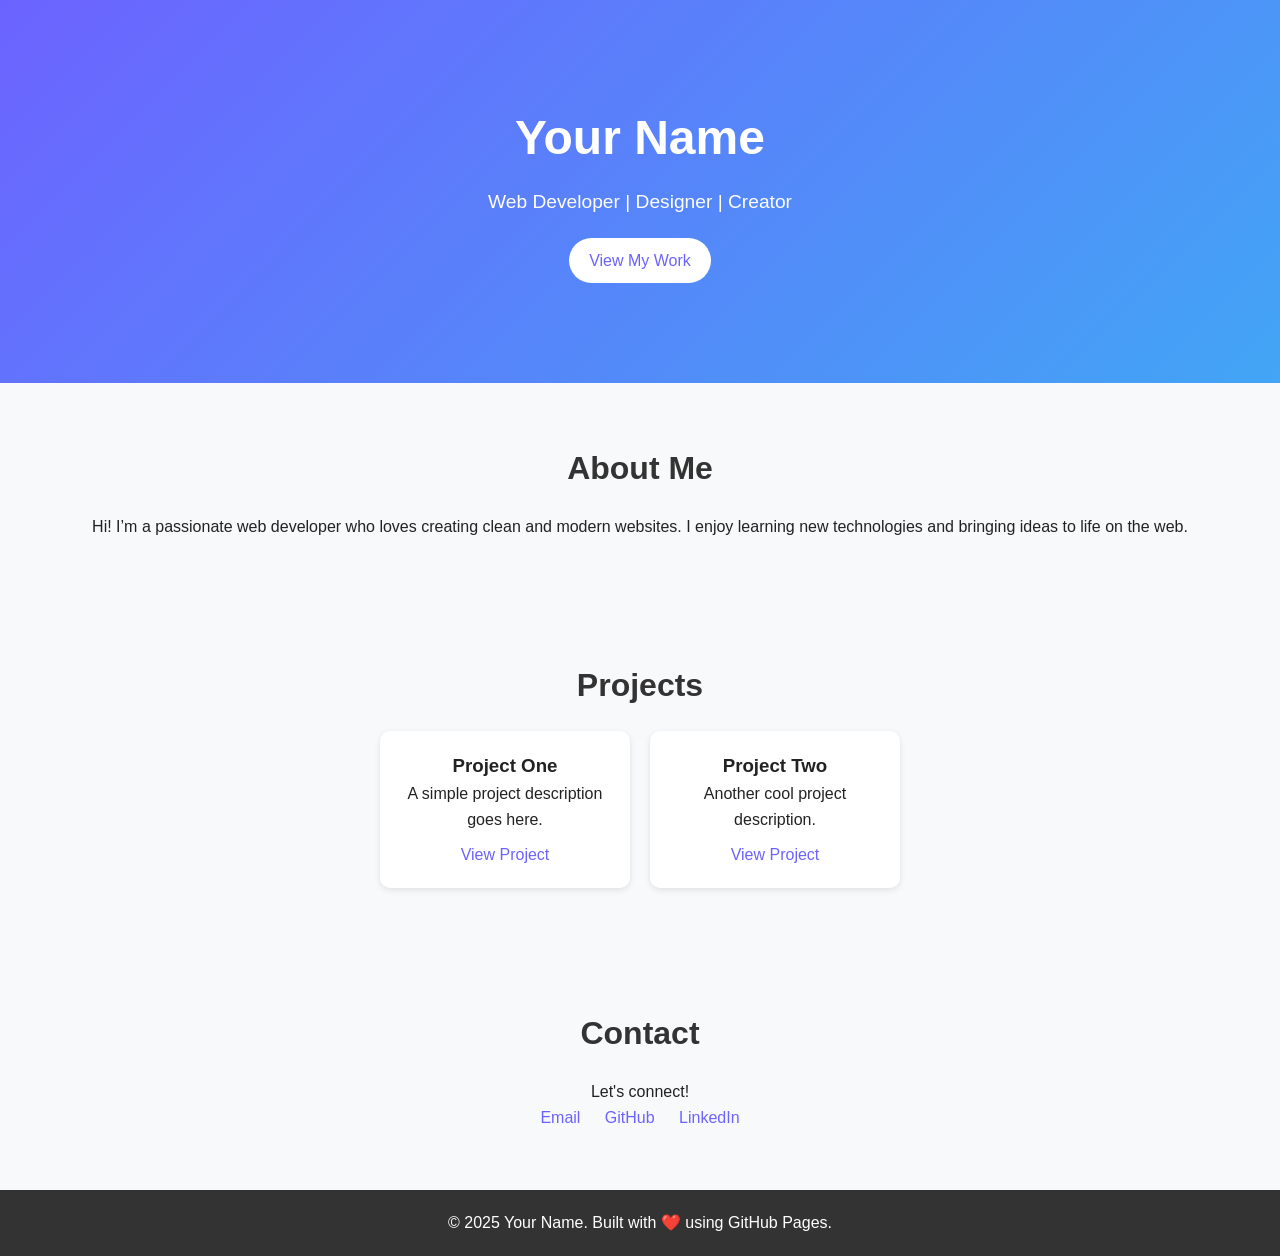
<file: index.html>
<!DOCTYPE html>
<html lang="en">
<head>

<!-- Google tag (gtag.js) -->
<script async src="https://www.googletagmanager.com/gtag/js?id=G-S8X3N943GV"></script>
<script>
  window.dataLayer = window.dataLayer || [];
  function gtag(){dataLayer.push(arguments);}
  gtag('js', new Date());
  gtag('config', 'G-S8X3N943GV');
</script>

<!-- Google Tag Manager -->
<script>(function(w,d,s,l,i){w[l]=w[l]||[];w[l].push({'gtm.start':
new Date().getTime(),event:'gtm.js'});var f=d.getElementsByTagName(s)[0],
j=d.createElement(s),dl=l!='dataLayer'?'&l='+l:'';j.async=true;j.src=
'https://www.googletagmanager.com/gtm.js?id='+i+dl;f.parentNode.insertBefore(j,f);
})(window,document,'script','dataLayer','GTM-MTZWJL5S');</script>
<!-- End Google Tag Manager -->


  <meta charset="UTF-8" />
  <meta name="viewport" content="width=device-width, initial-scale=1.0" />
  <title>Ankit Satpute</title>
  <link rel="stylesheet" href="style.css" />
</head>
<body>

  <!-- Google Tag Manager (noscript) -->
<noscript><iframe src="https://www.googletagmanager.com/ns.html?id=GTM-MTZWJL5S"
height="0" width="0" style="display:none;visibility:hidden"></iframe></noscript>
<!-- End Google Tag Manager (noscript) -->

  <header>
    <h1>Your Name</h1>
    <p>Web Developer | Designer | Creator</p>
    <a href="#projects" class="btn">View My Work</a>
  </header>

  <section id="about">
    <h2>About Me</h2>
    <p>
      Hi! I’m a passionate web developer who loves creating clean and modern websites.
      I enjoy learning new technologies and bringing ideas to life on the web.
    </p>
  </section>

  <section id="projects">
    <h2>Projects</h2>
    <div class="projects">
      <div class="project-card">
        <h3>Project One</h3>
        <p>A simple project description goes here.</p>
        <a href="#" target="_blank">View Project</a>
      </div>
      <div class="project-card">
        <h3>Project Two</h3>
        <p>Another cool project description.</p>
        <a href="#" target="_blank">View Project</a>
      </div>
    </div>
  </section>

  <section id="contact">
    <h2>Contact</h2>
    <p>Let's connect!</p>
    <div class="socials">
      <a href="mailto:yourname@email.com">Email</a>
      <a href="https://github.com/yourusername" target="_blank">GitHub</a>
      <a href="https://linkedin.com/in/yourusername" target="_blank">LinkedIn</a>
    </div>
  </section>

  <footer>
    <p>© 2025 Your Name. Built with ❤️ using GitHub Pages.</p>
  </footer>

  <script src="script.js"></script>
</body>
</html>
</file>
<file: style.css>
/* Basic reset */
* {
  margin: 0;
  padding: 0;
  box-sizing: border-box;
}

body {
  font-family: 'Arial', sans-serif;
  color: #222;
  background: #f8f9fa;
  line-height: 1.6;
}

/* Header / Hero Section */
header {
  text-align: center;
  padding: 100px 20px;
  background: linear-gradient(135deg, #6c63ff, #42a5f5);
  color: white;
}

header h1 {
  font-size: 3rem;
}

header p {
  margin: 10px 0 20px;
  font-size: 1.2rem;
}

.btn {
  display: inline-block;
  padding: 10px 20px;
  background: white;
  color: #6c63ff;
  text-decoration: none;
  border-radius: 25px;
  transition: background 0.3s ease;
}

.btn:hover {
  background: #ddd;
}

/* Sections */
section {
  padding: 60px 20px;
  text-align: center;
}

h2 {
  margin-bottom: 20px;
  font-size: 2rem;
  color: #333;
}

/* Projects */
.projects {
  display: flex;
  flex-wrap: wrap;
  justify-content: center;
  gap: 20px;
}

.project-card {
  background: white;
  border-radius: 10px;
  box-shadow: 0 2px 6px rgba(0,0,0,0.1);
  padding: 20px;
  width: 250px;
}

.project-card a {
  display: inline-block;
  margin-top: 10px;
  color: #6c63ff;
  text-decoration: none;
}

.project-card a:hover {
  text-decoration: underline;
}

/* Contact */
.socials a {
  margin: 0 10px;
  text-decoration: none;
  color: #6c63ff;
}

.socials a:hover {
  text-decoration: underline;
}

/* Footer */
footer {
  background: #333;
  color: #fff;
  text-align: center;
  padding: 20px;
}

/* Responsive */
@media (max-width: 768px) {
  header h1 {
    font-size: 2.2rem;
  }

  .projects {
    flex-direction: column;
    align-items: center;
  }
}
</file>
<file: portfolio/style.css>
/* Basic reset */
* {
  margin: 0;
  padding: 0;
  box-sizing: border-box;
}

body {
  font-family: 'Arial', sans-serif;
  color: #222;
  background: #f8f9fa;
  line-height: 1.6;
}

/* Header / Hero Section */
header {
  text-align: center;
  padding: 100px 20px;
  background: linear-gradient(135deg, #6c63ff, #42a5f5);
  color: white;
}

header h1 {
  font-size: 3rem;
}

header p {
  margin: 10px 0 20px;
  font-size: 1.2rem;
}

.btn {
  display: inline-block;
  padding: 10px 20px;
  background: white;
  color: #6c63ff;
  text-decoration: none;
  border-radius: 25px;
  transition: background 0.3s ease;
}

.btn:hover {
  background: #ddd;
}

/* Sections */
section {
  padding: 60px 20px;
  text-align: center;
}

h2 {
  margin-bottom: 20px;
  font-size: 2rem;
  color: #333;
}

/* Projects */
.projects {
  display: flex;
  flex-wrap: wrap;
  justify-content: center;
  gap: 20px;
}

.project-card {
  background: white;
  border-radius: 10px;
  box-shadow: 0 2px 6px rgba(0,0,0,0.1);
  padding: 20px;
  width: 250px;
}

.project-card a {
  display: inline-block;
  margin-top: 10px;
  color: #6c63ff;
  text-decoration: none;
}

.project-card a:hover {
  text-decoration: underline;
}

/* Contact */
.socials a {
  margin: 0 10px;
  text-decoration: none;
  color: #6c63ff;
}

.socials a:hover {
  text-decoration: underline;
}

/* Footer */
footer {
  background: #333;
  color: #fff;
  text-align: center;
  padding: 20px;
}

/* Responsive */
@media (max-width: 768px) {
  header h1 {
    font-size: 2.2rem;
  }

  .projects {
    flex-direction: column;
    align-items: center;
  }
}
</file>
